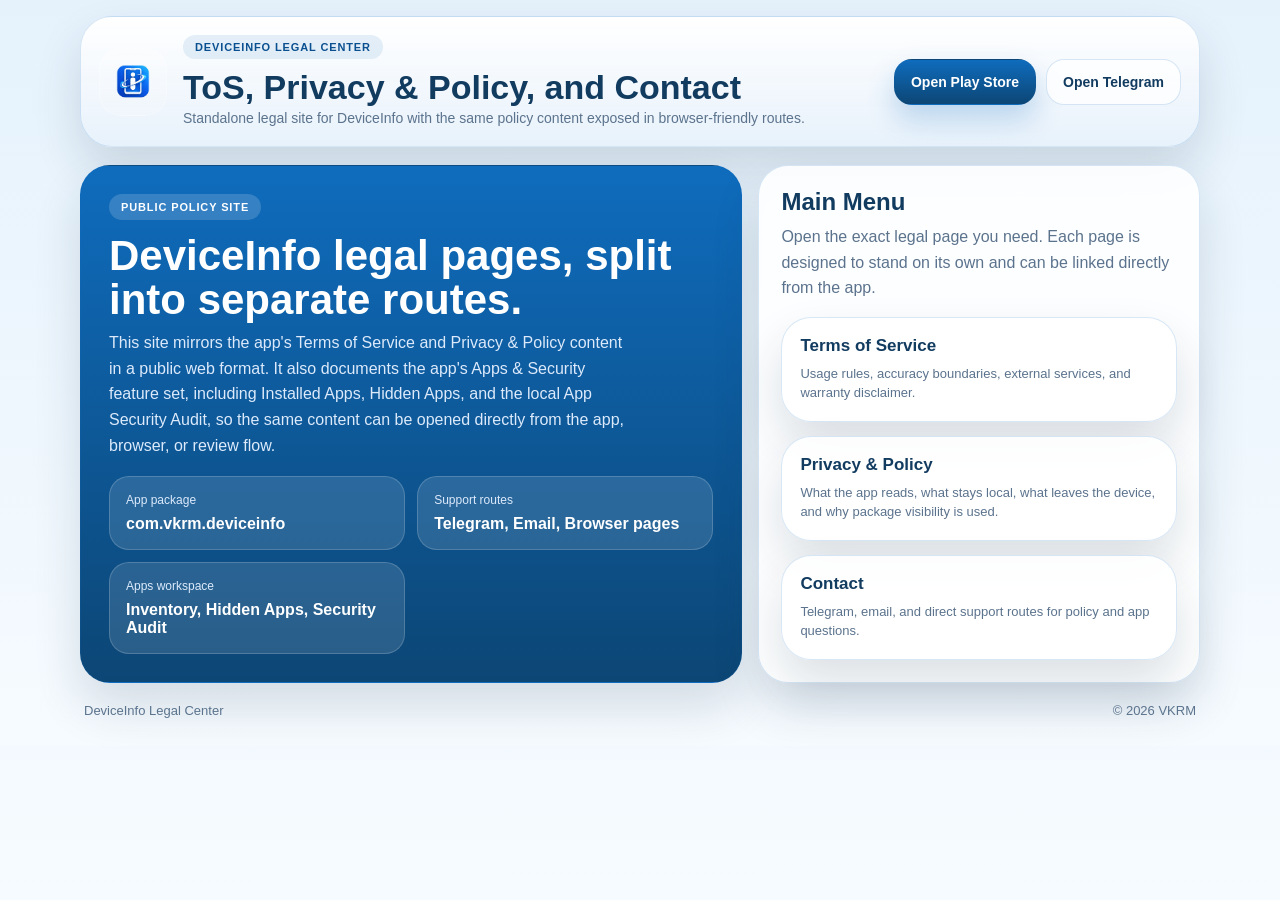
<file: index.html>
<!doctype html>
<html lang="en">
<head>
  <meta charset="utf-8">
  <meta name="viewport" content="width=device-width, initial-scale=1">
  <title>DeviceInfo Legal Center</title>
  <meta name="description" content="DeviceInfo legal center for Terms of Service, Privacy & Policy, and Contact.">
  <link rel="icon" href="assets/app-icon.png" type="image/png">
  <link rel="stylesheet" href="assets/site.css">
</head>
<body>
  <div class="site-shell">
    <header class="toolbar">
      <div class="toolbar__icon-wrap">
        <img class="toolbar__icon" src="assets/app-icon.png" alt="DeviceInfo icon">
      </div>
      <div class="toolbar__copy">
        <div class="toolbar__eyebrow">DeviceInfo Legal Center</div>
        <h1 class="toolbar__title">ToS, Privacy &amp; Policy, and Contact</h1>
        <p class="toolbar__subtitle">Standalone legal site for DeviceInfo with the same policy content exposed in browser-friendly routes.</p>
      </div>
      <div class="toolbar__actions">
        <a class="btn btn--primary" href="https://play.google.com/store/apps/details?id=com.vkrm.deviceinfo" target="_blank" rel="noreferrer">Open Play Store</a>
        <a class="btn btn--ghost" href="https://t.me/oddsexist" target="_blank" rel="noreferrer">Open Telegram</a>
      </div>
    </header>

    <main class="page-grid page-grid--home">
      <section class="hero-card">
        <div class="hero-card__kicker">Public policy site</div>
        <h1>DeviceInfo legal pages, split into separate routes.</h1>
        <p>
          This site mirrors the app's Terms of Service and Privacy &amp; Policy content in a public web format.
          It also documents the app's Apps &amp; Security feature set, including Installed Apps, Hidden Apps, and the local App Security Audit, so the same content can be opened directly from the app, browser, or review flow.
        </p>
        <div class="hero-metrics">
          <div class="hero-metric">
            <div class="hero-metric__label">App package</div>
            <div class="hero-metric__value">com.vkrm.deviceinfo</div>
          </div>
          <div class="hero-metric">
            <div class="hero-metric__label">Support routes</div>
            <div class="hero-metric__value">Telegram, Email, Browser pages</div>
          </div>
          <div class="hero-metric">
            <div class="hero-metric__label">Apps workspace</div>
            <div class="hero-metric__value">Inventory, Hidden Apps, Security Audit</div>
          </div>
        </div>
      </section>

      <section class="panel">
        <h2>Main Menu</h2>
        <p>Open the exact legal page you need. Each page is designed to stand on its own and can be linked directly from the app.</p>
        <div class="menu-stack">
          <a class="menu-card" href="tos.html">
            <div class="menu-card__title">Terms of Service</div>
            <div class="menu-card__subtitle">Usage rules, accuracy boundaries, external services, and warranty disclaimer.</div>
          </a>
          <a class="menu-card" href="privacy.html">
            <div class="menu-card__title">Privacy &amp; Policy</div>
            <div class="menu-card__subtitle">What the app reads, what stays local, what leaves the device, and why package visibility is used.</div>
          </a>
          <a class="menu-card" href="contact.html">
            <div class="menu-card__title">Contact</div>
            <div class="menu-card__subtitle">Telegram, email, and direct support routes for policy and app questions.</div>
          </a>
        </div>
      </section>
    </main>

    <footer class="site-footer">
      <span>DeviceInfo Legal Center</span>
      <span>&copy; <span data-year></span> VKRM</span>
    </footer>
  </div>
  <script src="assets/site.js"></script>
</body>
</html>
</file>
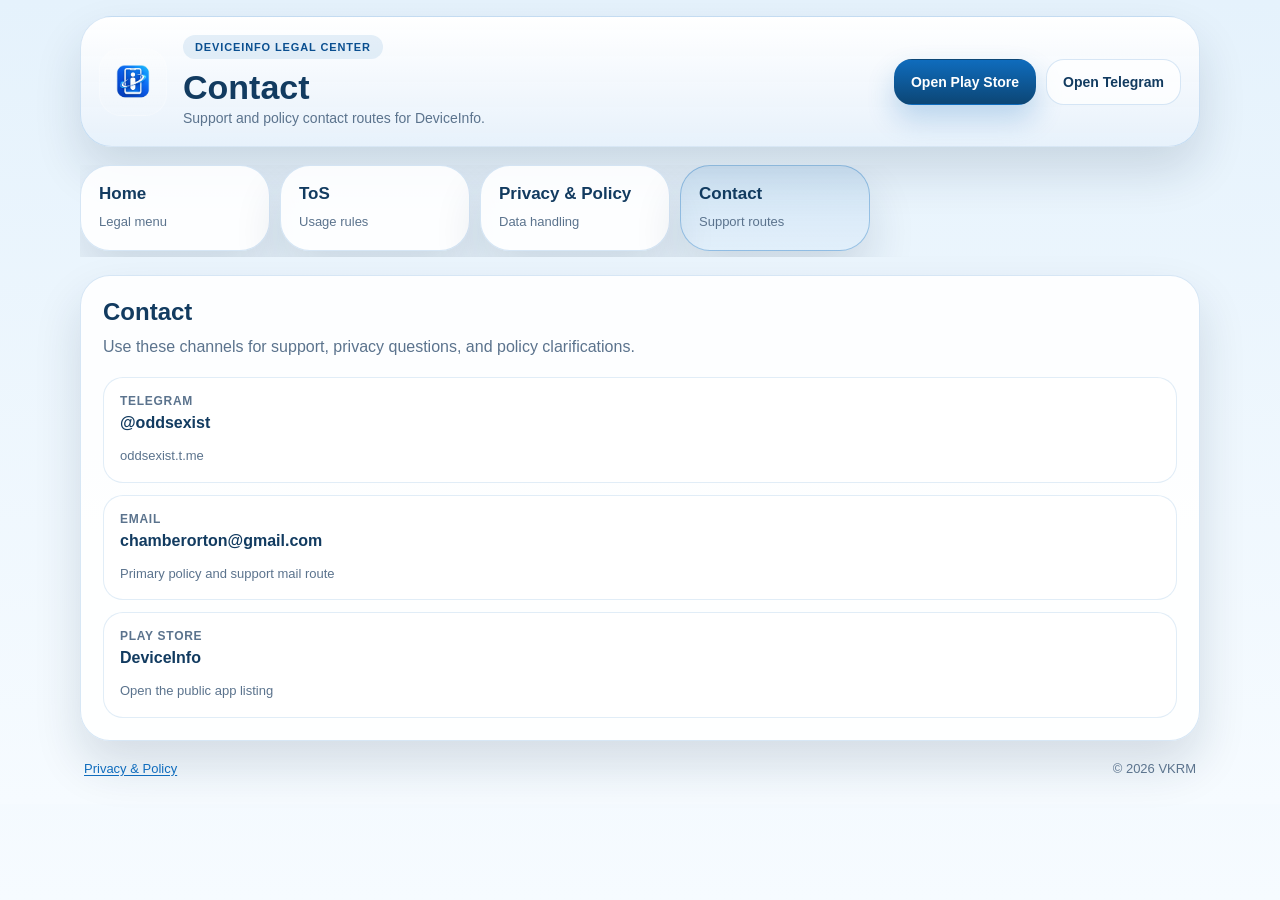
<file: contact.html>
<!doctype html>
<html lang="en">
<head>
  <meta charset="utf-8">
  <meta name="viewport" content="width=device-width, initial-scale=1">
  <title>DeviceInfo Contact</title>
  <meta name="description" content="DeviceInfo contact page.">
  <link rel="icon" href="assets/app-icon.png" type="image/png">
  <link rel="stylesheet" href="assets/site.css">
</head>
<body>
  <div class="site-shell">
    <header class="toolbar">
      <div class="toolbar__icon-wrap">
        <img class="toolbar__icon" src="assets/app-icon.png" alt="DeviceInfo icon">
      </div>
      <div class="toolbar__copy">
        <div class="toolbar__eyebrow">DeviceInfo Legal Center</div>
        <h1 class="toolbar__title">Contact</h1>
        <p class="toolbar__subtitle">Support and policy contact routes for DeviceInfo.</p>
      </div>
      <div class="toolbar__actions">
        <a class="btn btn--primary" href="https://play.google.com/store/apps/details?id=com.vkrm.deviceinfo" target="_blank" rel="noreferrer">Open Play Store</a>
        <a class="btn btn--ghost" href="https://t.me/oddsexist" target="_blank" rel="noreferrer">Open Telegram</a>
      </div>
    </header>

    <nav class="nav-tabs nav-tabs--inner" aria-label="Legal pages">
      <a class="nav-card" href="index.html"><div class="nav-card__title">Home</div><div class="nav-card__subtitle">Legal menu</div></a>
      <a class="nav-card" href="tos.html"><div class="nav-card__title">ToS</div><div class="nav-card__subtitle">Usage rules</div></a>
      <a class="nav-card" href="privacy.html"><div class="nav-card__title">Privacy &amp; Policy</div><div class="nav-card__subtitle">Data handling</div></a>
      <a class="nav-card active" href="contact.html"><div class="nav-card__title">Contact</div><div class="nav-card__subtitle">Support routes</div></a>
    </nav>

    <main class="content-stack">
      <section class="contact-card">
        <h2>Contact</h2>
        <p>Use these channels for support, privacy questions, and policy clarifications.</p>
        <div class="contact-list">
          <a class="contact-item" href="https://t.me/oddsexist" target="_blank" rel="noreferrer">
            <div class="contact-item__label">Telegram</div>
            <div class="contact-item__value">@oddsexist</div>
            <div class="nav-card__subtitle">oddsexist.t.me</div>
          </a>
          <a class="contact-item" href="mailto:chamberorton@gmail.com">
            <div class="contact-item__label">Email</div>
            <div class="contact-item__value">chamberorton@gmail.com</div>
            <div class="nav-card__subtitle">Primary policy and support mail route</div>
          </a>
          <a class="contact-item" href="https://play.google.com/store/apps/details?id=com.vkrm.deviceinfo" target="_blank" rel="noreferrer">
            <div class="contact-item__label">Play Store</div>
            <div class="contact-item__value">DeviceInfo</div>
            <div class="nav-card__subtitle">Open the public app listing</div>
          </a>
        </div>
      </section>
    </main>

    <footer class="site-footer">
      <span><a class="inline-link" href="privacy.html">Privacy &amp; Policy</a></span>
      <span>&copy; <span data-year></span> VKRM</span>
    </footer>
  </div>
  <script src="assets/site.js"></script>
</body>
</html>
</file>
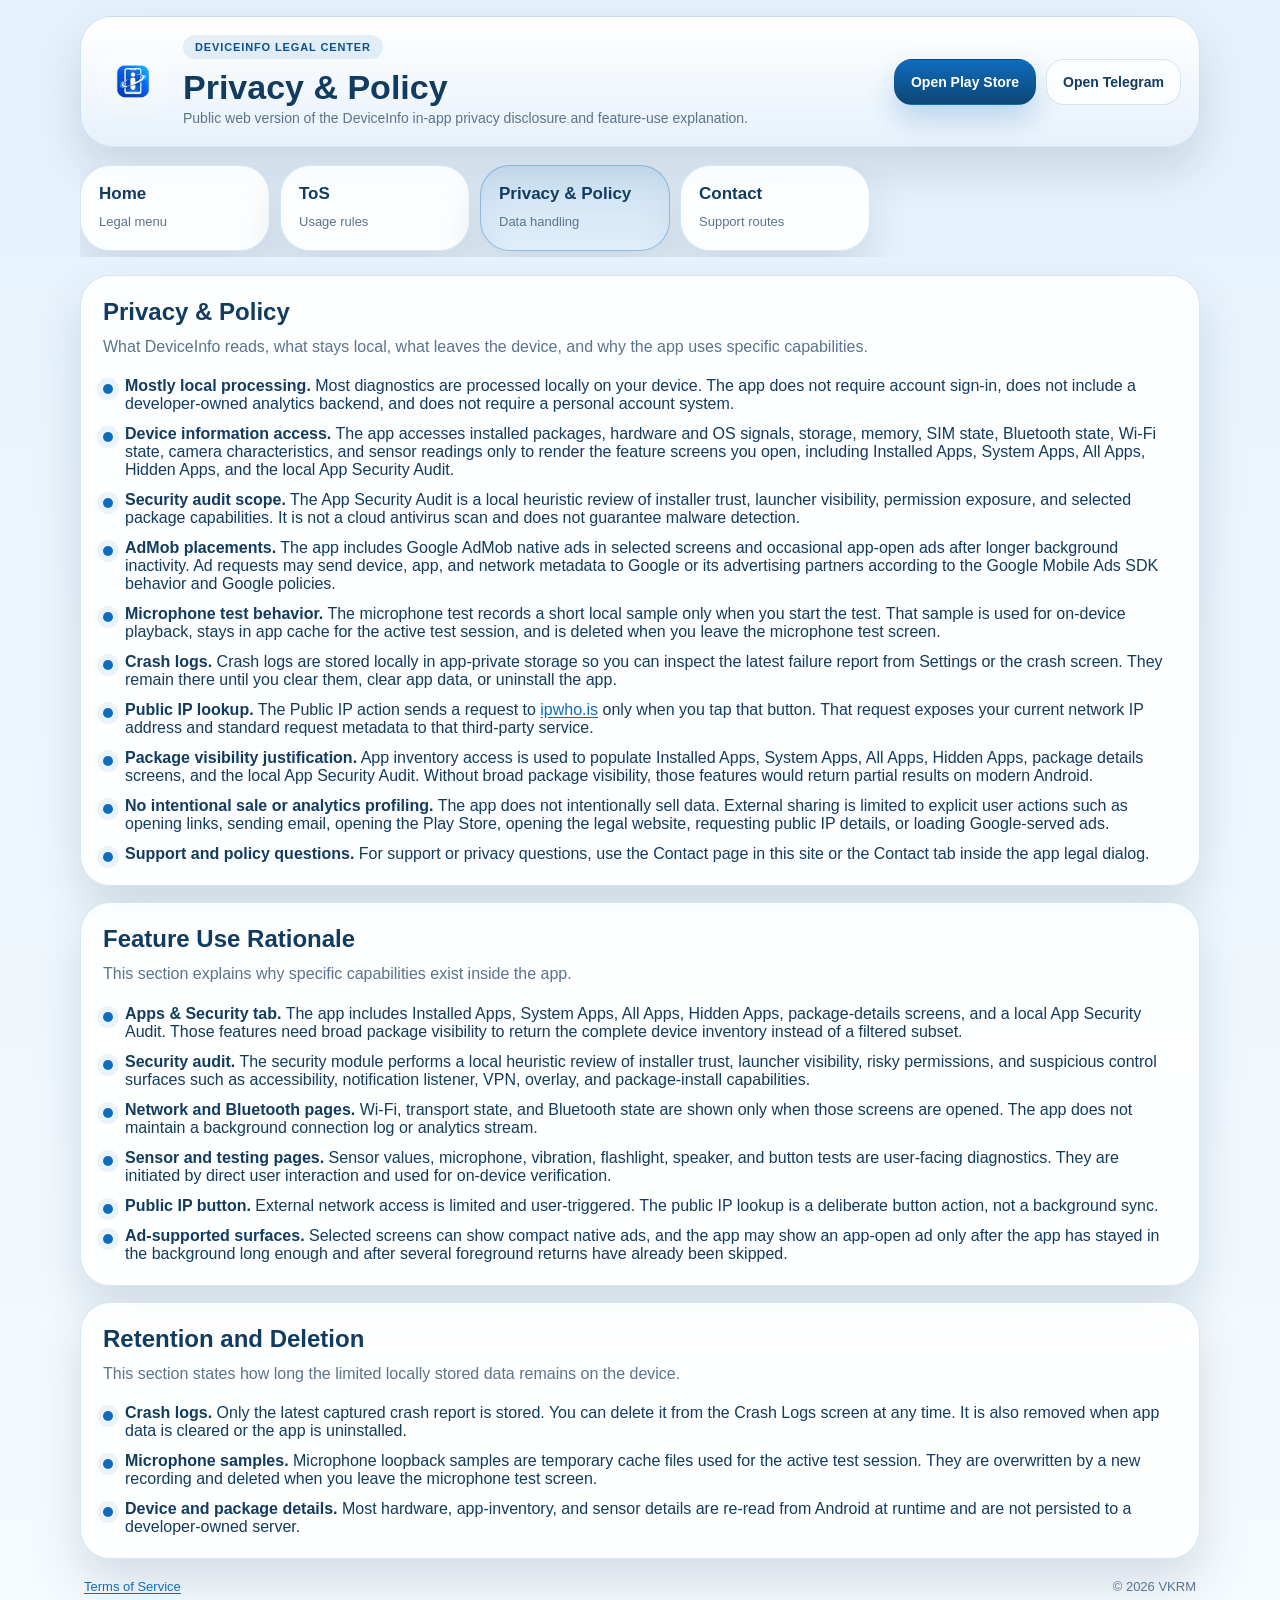
<file: privacy.html>
<!doctype html>
<html lang="en">
<head>
  <meta charset="utf-8">
  <meta name="viewport" content="width=device-width, initial-scale=1">
  <title>DeviceInfo Privacy & Policy</title>
  <meta name="description" content="DeviceInfo Privacy & Policy.">
  <link rel="icon" href="assets/app-icon.png" type="image/png">
  <link rel="stylesheet" href="assets/site.css">
</head>
<body>
  <div class="site-shell">
    <header class="toolbar">
      <div class="toolbar__icon-wrap">
        <img class="toolbar__icon" src="assets/app-icon.png" alt="DeviceInfo icon">
      </div>
      <div class="toolbar__copy">
        <div class="toolbar__eyebrow">DeviceInfo Legal Center</div>
        <h1 class="toolbar__title">Privacy &amp; Policy</h1>
        <p class="toolbar__subtitle">Public web version of the DeviceInfo in-app privacy disclosure and feature-use explanation.</p>
      </div>
      <div class="toolbar__actions">
        <a class="btn btn--primary" href="https://play.google.com/store/apps/details?id=com.vkrm.deviceinfo" target="_blank" rel="noreferrer">Open Play Store</a>
        <a class="btn btn--ghost" href="https://t.me/oddsexist" target="_blank" rel="noreferrer">Open Telegram</a>
      </div>
    </header>

    <nav class="nav-tabs nav-tabs--inner" aria-label="Legal pages">
      <a class="nav-card" href="index.html"><div class="nav-card__title">Home</div><div class="nav-card__subtitle">Legal menu</div></a>
      <a class="nav-card" href="tos.html"><div class="nav-card__title">ToS</div><div class="nav-card__subtitle">Usage rules</div></a>
      <a class="nav-card active" href="privacy.html"><div class="nav-card__title">Privacy &amp; Policy</div><div class="nav-card__subtitle">Data handling</div></a>
      <a class="nav-card" href="contact.html"><div class="nav-card__title">Contact</div><div class="nav-card__subtitle">Support routes</div></a>
    </nav>

    <main class="content-stack">
      <section class="bullet-card">
        <h2>Privacy &amp; Policy</h2>
        <p>What DeviceInfo reads, what stays local, what leaves the device, and why the app uses specific capabilities.</p>
        <ul class="bullet-list">
          <li><div><strong>Mostly local processing.</strong> Most diagnostics are processed locally on your device. The app does not require account sign-in, does not include a developer-owned analytics backend, and does not require a personal account system.</div></li>
          <li><div><strong>Device information access.</strong> The app accesses installed packages, hardware and OS signals, storage, memory, SIM state, Bluetooth state, Wi-Fi state, camera characteristics, and sensor readings only to render the feature screens you open, including Installed Apps, System Apps, All Apps, Hidden Apps, and the local App Security Audit.</div></li>
          <li><div><strong>Security audit scope.</strong> The App Security Audit is a local heuristic review of installer trust, launcher visibility, permission exposure, and selected package capabilities. It is not a cloud antivirus scan and does not guarantee malware detection.</div></li>
          <li><div><strong>AdMob placements.</strong> The app includes Google AdMob native ads in selected screens and occasional app-open ads after longer background inactivity. Ad requests may send device, app, and network metadata to Google or its advertising partners according to the Google Mobile Ads SDK behavior and Google policies.</div></li>
          <li><div><strong>Microphone test behavior.</strong> The microphone test records a short local sample only when you start the test. That sample is used for on-device playback, stays in app cache for the active test session, and is deleted when you leave the microphone test screen.</div></li>
          <li><div><strong>Crash logs.</strong> Crash logs are stored locally in app-private storage so you can inspect the latest failure report from Settings or the crash screen. They remain there until you clear them, clear app data, or uninstall the app.</div></li>
          <li><div><strong>Public IP lookup.</strong> The Public IP action sends a request to <a class="inline-link" href="https://ipwho.is/" target="_blank" rel="noreferrer">ipwho.is</a> only when you tap that button. That request exposes your current network IP address and standard request metadata to that third-party service.</div></li>
          <li><div><strong>Package visibility justification.</strong> App inventory access is used to populate Installed Apps, System Apps, All Apps, Hidden Apps, package details screens, and the local App Security Audit. Without broad package visibility, those features would return partial results on modern Android.</div></li>
          <li><div><strong>No intentional sale or analytics profiling.</strong> The app does not intentionally sell data. External sharing is limited to explicit user actions such as opening links, sending email, opening the Play Store, opening the legal website, requesting public IP details, or loading Google-served ads.</div></li>
          <li><div><strong>Support and policy questions.</strong> For support or privacy questions, use the Contact page in this site or the Contact tab inside the app legal dialog.</div></li>
        </ul>
      </section>

      <section class="bullet-card">
        <h2>Feature Use Rationale</h2>
        <p>This section explains why specific capabilities exist inside the app.</p>
        <ul class="bullet-list">
          <li><div><strong>Apps &amp; Security tab.</strong> The app includes Installed Apps, System Apps, All Apps, Hidden Apps, package-details screens, and a local App Security Audit. Those features need broad package visibility to return the complete device inventory instead of a filtered subset.</div></li>
          <li><div><strong>Security audit.</strong> The security module performs a local heuristic review of installer trust, launcher visibility, risky permissions, and suspicious control surfaces such as accessibility, notification listener, VPN, overlay, and package-install capabilities.</div></li>
          <li><div><strong>Network and Bluetooth pages.</strong> Wi-Fi, transport state, and Bluetooth state are shown only when those screens are opened. The app does not maintain a background connection log or analytics stream.</div></li>
          <li><div><strong>Sensor and testing pages.</strong> Sensor values, microphone, vibration, flashlight, speaker, and button tests are user-facing diagnostics. They are initiated by direct user interaction and used for on-device verification.</div></li>
          <li><div><strong>Public IP button.</strong> External network access is limited and user-triggered. The public IP lookup is a deliberate button action, not a background sync.</div></li>
          <li><div><strong>Ad-supported surfaces.</strong> Selected screens can show compact native ads, and the app may show an app-open ad only after the app has stayed in the background long enough and after several foreground returns have already been skipped.</div></li>
        </ul>
      </section>

      <section class="bullet-card">
        <h2>Retention and Deletion</h2>
        <p>This section states how long the limited locally stored data remains on the device.</p>
        <ul class="bullet-list">
          <li><div><strong>Crash logs.</strong> Only the latest captured crash report is stored. You can delete it from the Crash Logs screen at any time. It is also removed when app data is cleared or the app is uninstalled.</div></li>
          <li><div><strong>Microphone samples.</strong> Microphone loopback samples are temporary cache files used for the active test session. They are overwritten by a new recording and deleted when you leave the microphone test screen.</div></li>
          <li><div><strong>Device and package details.</strong> Most hardware, app-inventory, and sensor details are re-read from Android at runtime and are not persisted to a developer-owned server.</div></li>
        </ul>
      </section>
    </main>

    <footer class="site-footer">
      <span><a class="inline-link" href="tos.html">Terms of Service</a></span>
      <span>&copy; <span data-year></span> VKRM</span>
    </footer>
  </div>
  <script src="assets/site.js"></script>
</body>
</html>
</file>
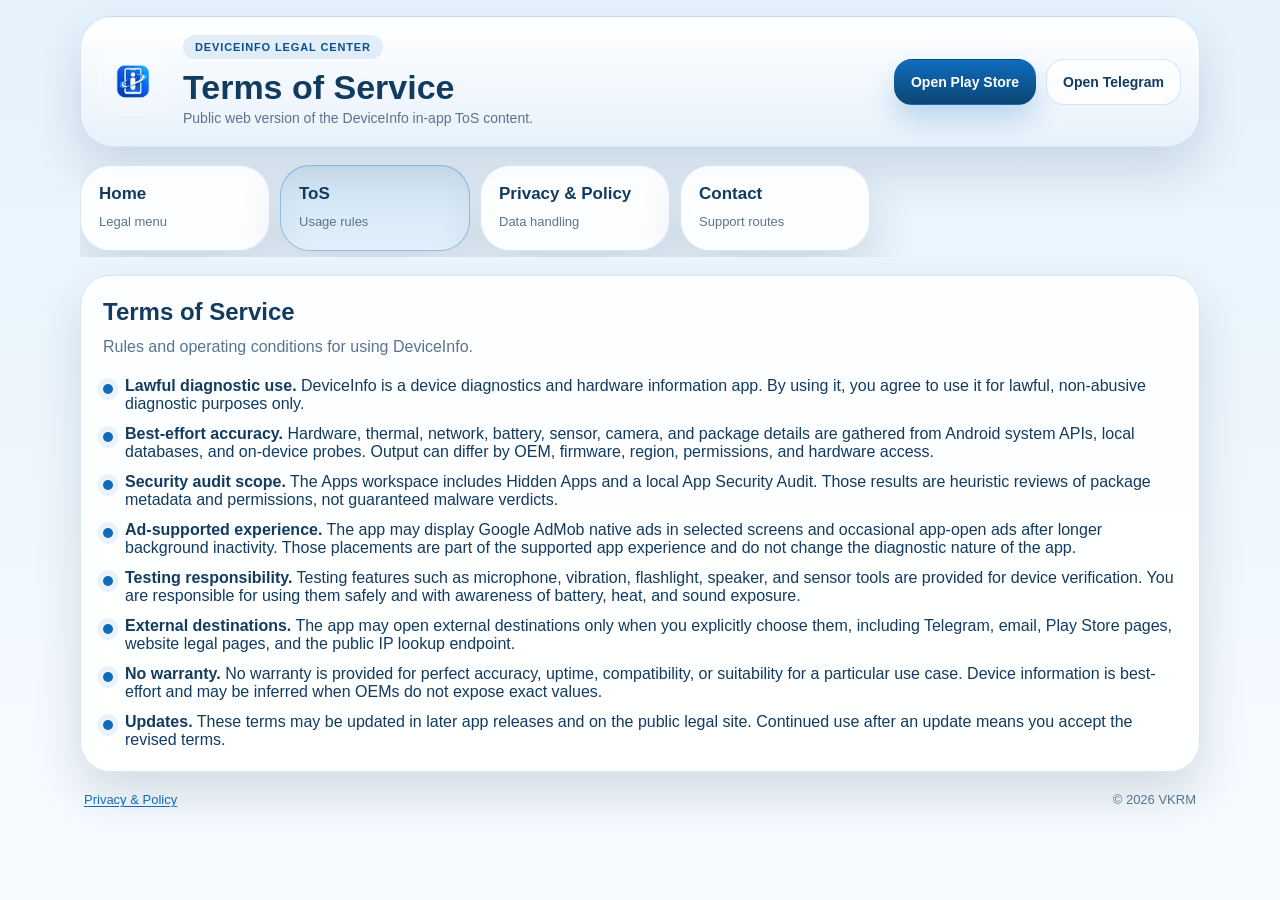
<file: tos.html>
<!doctype html>
<html lang="en">
<head>
  <meta charset="utf-8">
  <meta name="viewport" content="width=device-width, initial-scale=1">
  <title>DeviceInfo Terms of Service</title>
  <meta name="description" content="DeviceInfo Terms of Service.">
  <link rel="icon" href="assets/app-icon.png" type="image/png">
  <link rel="stylesheet" href="assets/site.css">
</head>
<body>
  <div class="site-shell">
    <header class="toolbar">
      <div class="toolbar__icon-wrap">
        <img class="toolbar__icon" src="assets/app-icon.png" alt="DeviceInfo icon">
      </div>
      <div class="toolbar__copy">
        <div class="toolbar__eyebrow">DeviceInfo Legal Center</div>
        <h1 class="toolbar__title">Terms of Service</h1>
        <p class="toolbar__subtitle">Public web version of the DeviceInfo in-app ToS content.</p>
      </div>
      <div class="toolbar__actions">
        <a class="btn btn--primary" href="https://play.google.com/store/apps/details?id=com.vkrm.deviceinfo" target="_blank" rel="noreferrer">Open Play Store</a>
        <a class="btn btn--ghost" href="https://t.me/oddsexist" target="_blank" rel="noreferrer">Open Telegram</a>
      </div>
    </header>

    <nav class="nav-tabs nav-tabs--inner" aria-label="Legal pages">
      <a class="nav-card" href="index.html"><div class="nav-card__title">Home</div><div class="nav-card__subtitle">Legal menu</div></a>
      <a class="nav-card active" href="tos.html"><div class="nav-card__title">ToS</div><div class="nav-card__subtitle">Usage rules</div></a>
      <a class="nav-card" href="privacy.html"><div class="nav-card__title">Privacy &amp; Policy</div><div class="nav-card__subtitle">Data handling</div></a>
      <a class="nav-card" href="contact.html"><div class="nav-card__title">Contact</div><div class="nav-card__subtitle">Support routes</div></a>
    </nav>

    <main class="content-stack">
      <section class="bullet-card">
        <h2>Terms of Service</h2>
        <p>Rules and operating conditions for using DeviceInfo.</p>
        <ul class="bullet-list">
          <li><div><strong>Lawful diagnostic use.</strong> DeviceInfo is a device diagnostics and hardware information app. By using it, you agree to use it for lawful, non-abusive diagnostic purposes only.</div></li>
          <li><div><strong>Best-effort accuracy.</strong> Hardware, thermal, network, battery, sensor, camera, and package details are gathered from Android system APIs, local databases, and on-device probes. Output can differ by OEM, firmware, region, permissions, and hardware access.</div></li>
          <li><div><strong>Security audit scope.</strong> The Apps workspace includes Hidden Apps and a local App Security Audit. Those results are heuristic reviews of package metadata and permissions, not guaranteed malware verdicts.</div></li>
          <li><div><strong>Ad-supported experience.</strong> The app may display Google AdMob native ads in selected screens and occasional app-open ads after longer background inactivity. Those placements are part of the supported app experience and do not change the diagnostic nature of the app.</div></li>
          <li><div><strong>Testing responsibility.</strong> Testing features such as microphone, vibration, flashlight, speaker, and sensor tools are provided for device verification. You are responsible for using them safely and with awareness of battery, heat, and sound exposure.</div></li>
          <li><div><strong>External destinations.</strong> The app may open external destinations only when you explicitly choose them, including Telegram, email, Play Store pages, website legal pages, and the public IP lookup endpoint.</div></li>
          <li><div><strong>No warranty.</strong> No warranty is provided for perfect accuracy, uptime, compatibility, or suitability for a particular use case. Device information is best-effort and may be inferred when OEMs do not expose exact values.</div></li>
          <li><div><strong>Updates.</strong> These terms may be updated in later app releases and on the public legal site. Continued use after an update means you accept the revised terms.</div></li>
        </ul>
      </section>
    </main>

    <footer class="site-footer">
      <span><a class="inline-link" href="privacy.html">Privacy &amp; Policy</a></span>
      <span>&copy; <span data-year></span> VKRM</span>
    </footer>
  </div>
  <script src="assets/site.js"></script>
</body>
</html>
</file>
<file: assets/site.css>
:root {
  --bg-top: #e5f2fc;
  --bg-bottom: #f6fbff;
  --surface: rgba(255, 255, 255, 0.88);
  --surface-strong: #ffffff;
  --surface-stroke: rgba(15, 108, 189, 0.16);
  --hero-top: #0f6cbd;
  --hero-bottom: #0c4675;
  --hero-soft: #dceafb;
  --text: #123b60;
  --text-muted: #5b738d;
  --accent: #0f6cbd;
  --accent-deep: #0a4f90;
  --chip: rgba(255, 255, 255, 0.16);
  --shadow: 0 24px 48px rgba(11, 42, 72, 0.14);
  --radius-xl: 30px;
  --radius-lg: 24px;
  --radius-md: 18px;
  --max-width: 1120px;
  color-scheme: light;
}

* {
  box-sizing: border-box;
}

html, body {
  margin: 0;
  padding: 0;
  min-height: 100%;
  font-family: "Segoe UI", "SF Pro Display", "Helvetica Neue", sans-serif;
  background: linear-gradient(180deg, var(--bg-top), var(--bg-bottom));
  color: var(--text);
}

a {
  color: inherit;
  text-decoration: none;
}

body {
  display: flex;
  flex-direction: column;
}

.site-shell {
  width: min(calc(100% - 24px), var(--max-width));
  margin: 16px auto 28px;
}

.toolbar {
  display: flex;
  align-items: center;
  gap: 16px;
  padding: 18px;
  border-radius: 32px;
  background: linear-gradient(180deg, rgba(255,255,255,0.98), rgba(231,241,251,0.96));
  border: 1px solid var(--surface-stroke);
  box-shadow: var(--shadow);
}

.toolbar__icon-wrap {
  width: 68px;
  height: 68px;
  border-radius: 22px;
  background: linear-gradient(180deg, rgba(255,255,255,0.28), rgba(255,255,255,0.12));
  display: grid;
  place-items: center;
  border: 1px solid rgba(255,255,255,0.24);
  flex-shrink: 0;
}

.toolbar__icon {
  width: 48px;
  height: 48px;
}

.toolbar__copy {
  min-width: 0;
  flex: 1;
}

.toolbar__eyebrow {
  display: inline-flex;
  padding: 6px 12px;
  border-radius: 999px;
  background: rgba(15,108,189,0.1);
  color: var(--accent-deep);
  font-size: 11px;
  font-weight: 700;
  letter-spacing: 0.08em;
  text-transform: uppercase;
}

.toolbar__title {
  margin: 10px 0 2px;
  font-size: clamp(24px, 4vw, 34px);
  line-height: 1.08;
  font-weight: 700;
}

.toolbar__subtitle {
  margin: 0;
  color: var(--text-muted);
  font-size: 14px;
  line-height: 1.45;
}

.toolbar__actions {
  display: flex;
  gap: 10px;
  flex-wrap: wrap;
  justify-content: flex-end;
}

.btn {
  display: inline-flex;
  align-items: center;
  justify-content: center;
  gap: 8px;
  min-height: 46px;
  padding: 0 16px;
  border-radius: 18px;
  border: 1px solid transparent;
  font-weight: 700;
  font-size: 14px;
  transition: transform 180ms ease, box-shadow 180ms ease, border-color 180ms ease, background 180ms ease;
}

.btn:hover {
  transform: translateY(-1px);
}

.btn--primary {
  color: #fff;
  background: linear-gradient(180deg, var(--hero-top), var(--hero-bottom));
  box-shadow: 0 14px 28px rgba(15,108,189,0.24);
}

.btn--ghost {
  background: rgba(255,255,255,0.74);
  border-color: var(--surface-stroke);
  color: var(--text);
}

.page-grid {
  display: grid;
  gap: 16px;
  margin-top: 18px;
}

.page-grid--home {
  grid-template-columns: 1.2fr 0.8fr;
}

.hero-card,
.panel,
.nav-card,
.menu-card,
.contact-card,
.bullet-card {
  background: var(--surface);
  border: 1px solid var(--surface-stroke);
  border-radius: var(--radius-xl);
  box-shadow: var(--shadow);
}

.hero-card {
  padding: 28px;
  background: linear-gradient(180deg, var(--hero-top), var(--hero-bottom));
  color: #fff;
}

.hero-card__kicker {
  display: inline-flex;
  padding: 7px 12px;
  border-radius: 999px;
  background: var(--chip);
  font-size: 11px;
  font-weight: 700;
  letter-spacing: 0.08em;
  text-transform: uppercase;
}

.hero-card h1 {
  margin: 14px 0 8px;
  font-size: clamp(30px, 5vw, 42px);
  line-height: 1.05;
}

.hero-card p {
  margin: 0;
  max-width: 58ch;
  color: var(--hero-soft);
  line-height: 1.6;
}

.hero-metrics {
  display: grid;
  grid-template-columns: repeat(2, minmax(0, 1fr));
  gap: 12px;
  margin-top: 18px;
}

.hero-metric {
  padding: 16px;
  border-radius: 20px;
  background: rgba(255,255,255,0.12);
  border: 1px solid rgba(255,255,255,0.18);
}

.hero-metric__label {
  color: var(--hero-soft);
  font-size: 12px;
}

.hero-metric__value {
  margin-top: 8px;
  font-size: 16px;
  font-weight: 700;
}

.panel {
  padding: 22px;
}

.panel h2,
.bullet-card h2,
.contact-card h2 {
  margin: 0 0 8px;
  font-size: 24px;
}

.panel p,
.bullet-card p,
.contact-card p {
  margin: 0;
  color: var(--text-muted);
  line-height: 1.6;
}

.nav-tabs,
.nav-tabs--inner {
  display: flex;
  gap: 10px;
  margin-top: 18px;
  overflow-x: auto;
  overflow-y: hidden;
  padding-bottom: 6px;
  scrollbar-width: thin;
}

.nav-card,
.menu-card {
  padding: 18px;
  transition: transform 180ms ease, border-color 180ms ease, background 180ms ease;
}

.nav-card {
  min-width: 190px;
  flex: 0 0 auto;
}

.nav-card:hover,
.menu-card:hover {
  transform: translateY(-2px);
  border-color: rgba(15,108,189,0.34);
}

.nav-card.active {
  background: linear-gradient(180deg, rgba(15,108,189,0.1), rgba(15,108,189,0.04));
  border-color: rgba(15,108,189,0.34);
}

.nav-card__title,
.menu-card__title {
  font-size: 17px;
  font-weight: 700;
}

.nav-card__subtitle,
.menu-card__subtitle {
  margin-top: 8px;
  color: var(--text-muted);
  font-size: 13px;
  line-height: 1.5;
}

.menu-stack {
  display: grid;
  gap: 14px;
  margin-top: 16px;
}

.content-stack {
  display: grid;
  gap: 16px;
  margin-top: 18px;
}

.bullet-card,
.contact-card {
  padding: 22px;
}

.bullet-list {
  list-style: none;
  padding: 0;
  margin: 18px 0 0;
  display: grid;
  gap: 12px;
}

.bullet-list li {
  display: grid;
  grid-template-columns: 10px 1fr;
  gap: 12px;
  align-items: start;
}

.bullet-list li::before {
  content: "";
  width: 10px;
  height: 10px;
  margin-top: 7px;
  border-radius: 999px;
  background: var(--accent);
  box-shadow: 0 0 0 6px rgba(15,108,189,0.08);
}

.bullet-list strong {
  color: var(--text);
}

.inline-link {
  color: var(--accent);
  text-decoration: underline;
  text-underline-offset: 2px;
}

.contact-list {
  display: grid;
  gap: 12px;
  margin-top: 18px;
}

.contact-item {
  display: flex;
  flex-direction: column;
  gap: 6px;
  padding: 16px;
  border-radius: 20px;
  background: var(--surface-strong);
  border: 1px solid rgba(15,108,189,0.12);
}

.contact-item__label {
  font-size: 12px;
  color: var(--text-muted);
  font-weight: 700;
  text-transform: uppercase;
  letter-spacing: 0.06em;
}

.contact-item__value {
  font-size: 16px;
  font-weight: 700;
}

.site-footer {
  display: flex;
  flex-wrap: wrap;
  justify-content: space-between;
  gap: 10px;
  margin-top: 20px;
  padding: 0 4px;
  color: var(--text-muted);
  font-size: 13px;
}

@media (max-width: 860px) {
  .toolbar {
    flex-direction: column;
    align-items: stretch;
  }

  .toolbar__actions {
    justify-content: stretch;
  }

  .toolbar__actions .btn {
    flex: 1 1 0;
  }

  .page-grid--home {
    grid-template-columns: 1fr;
  }

  .hero-metrics {
    grid-template-columns: 1fr;
  }
}
</file>
